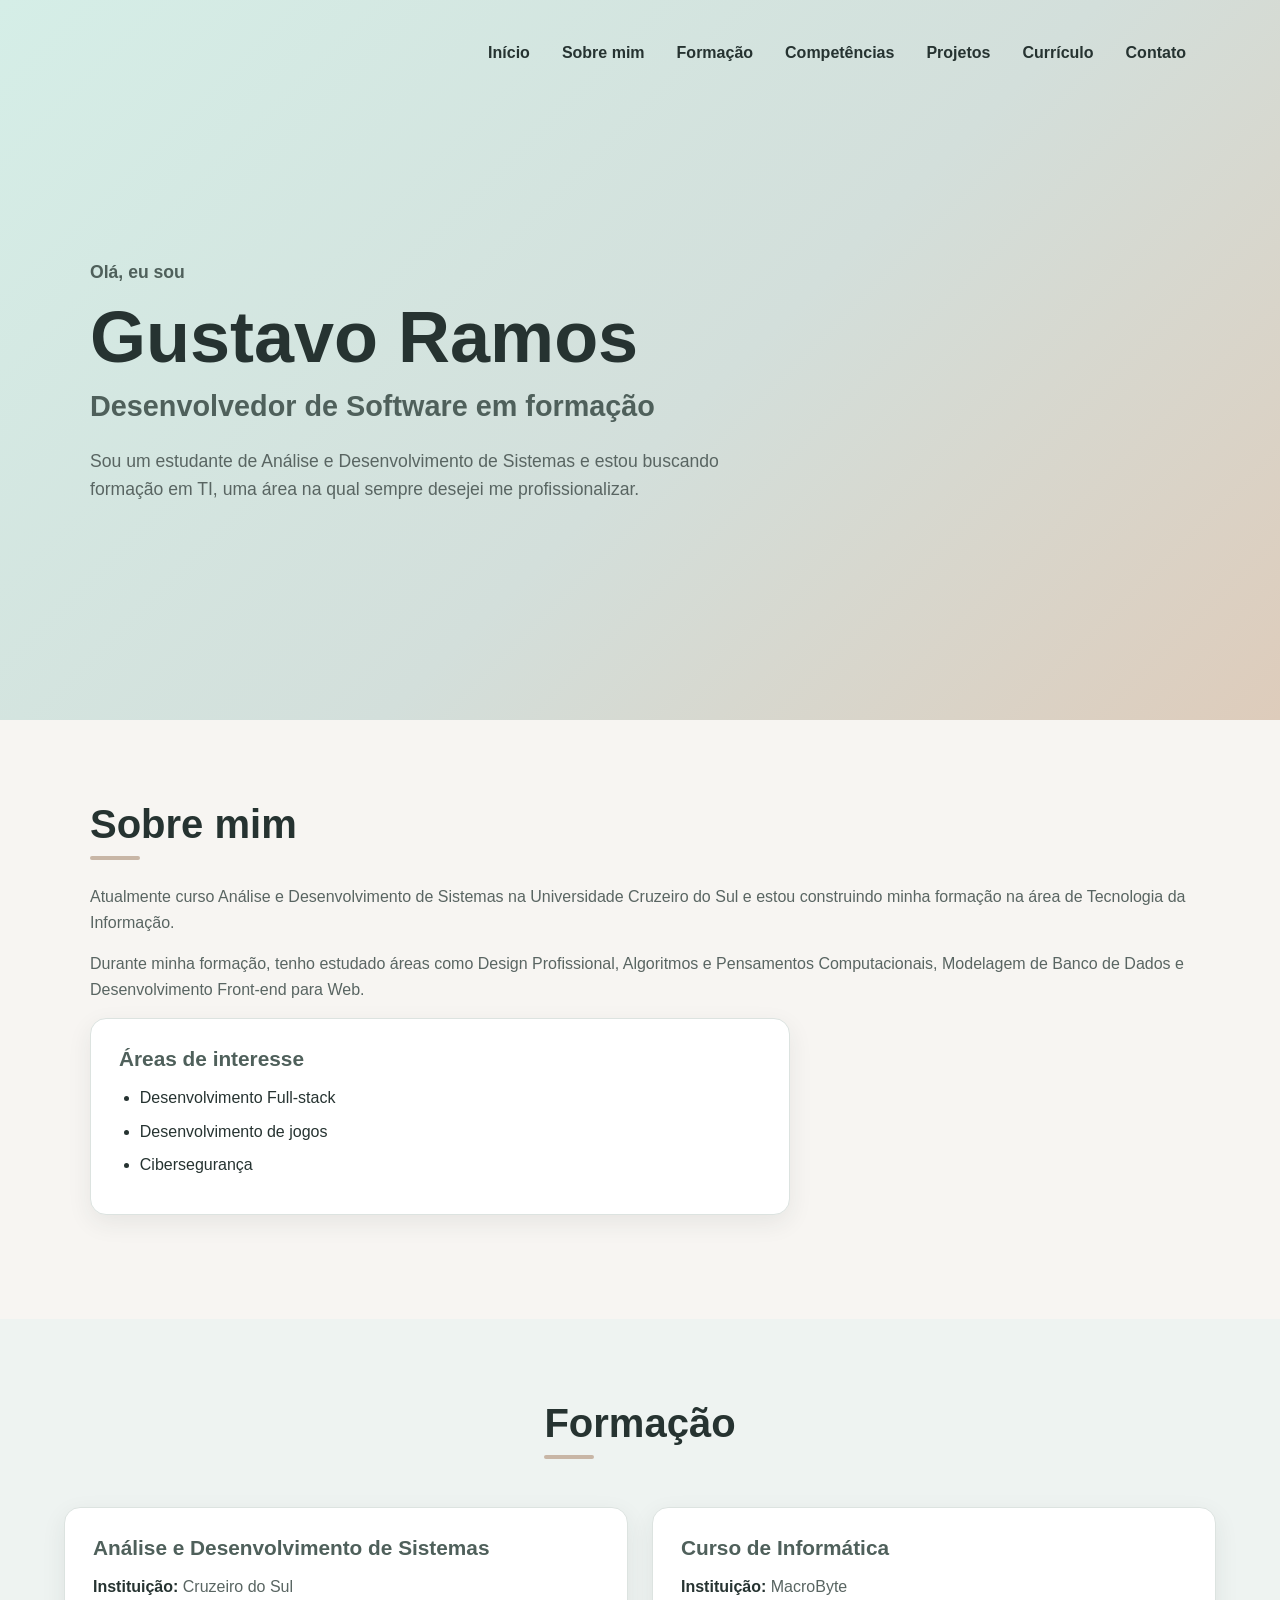
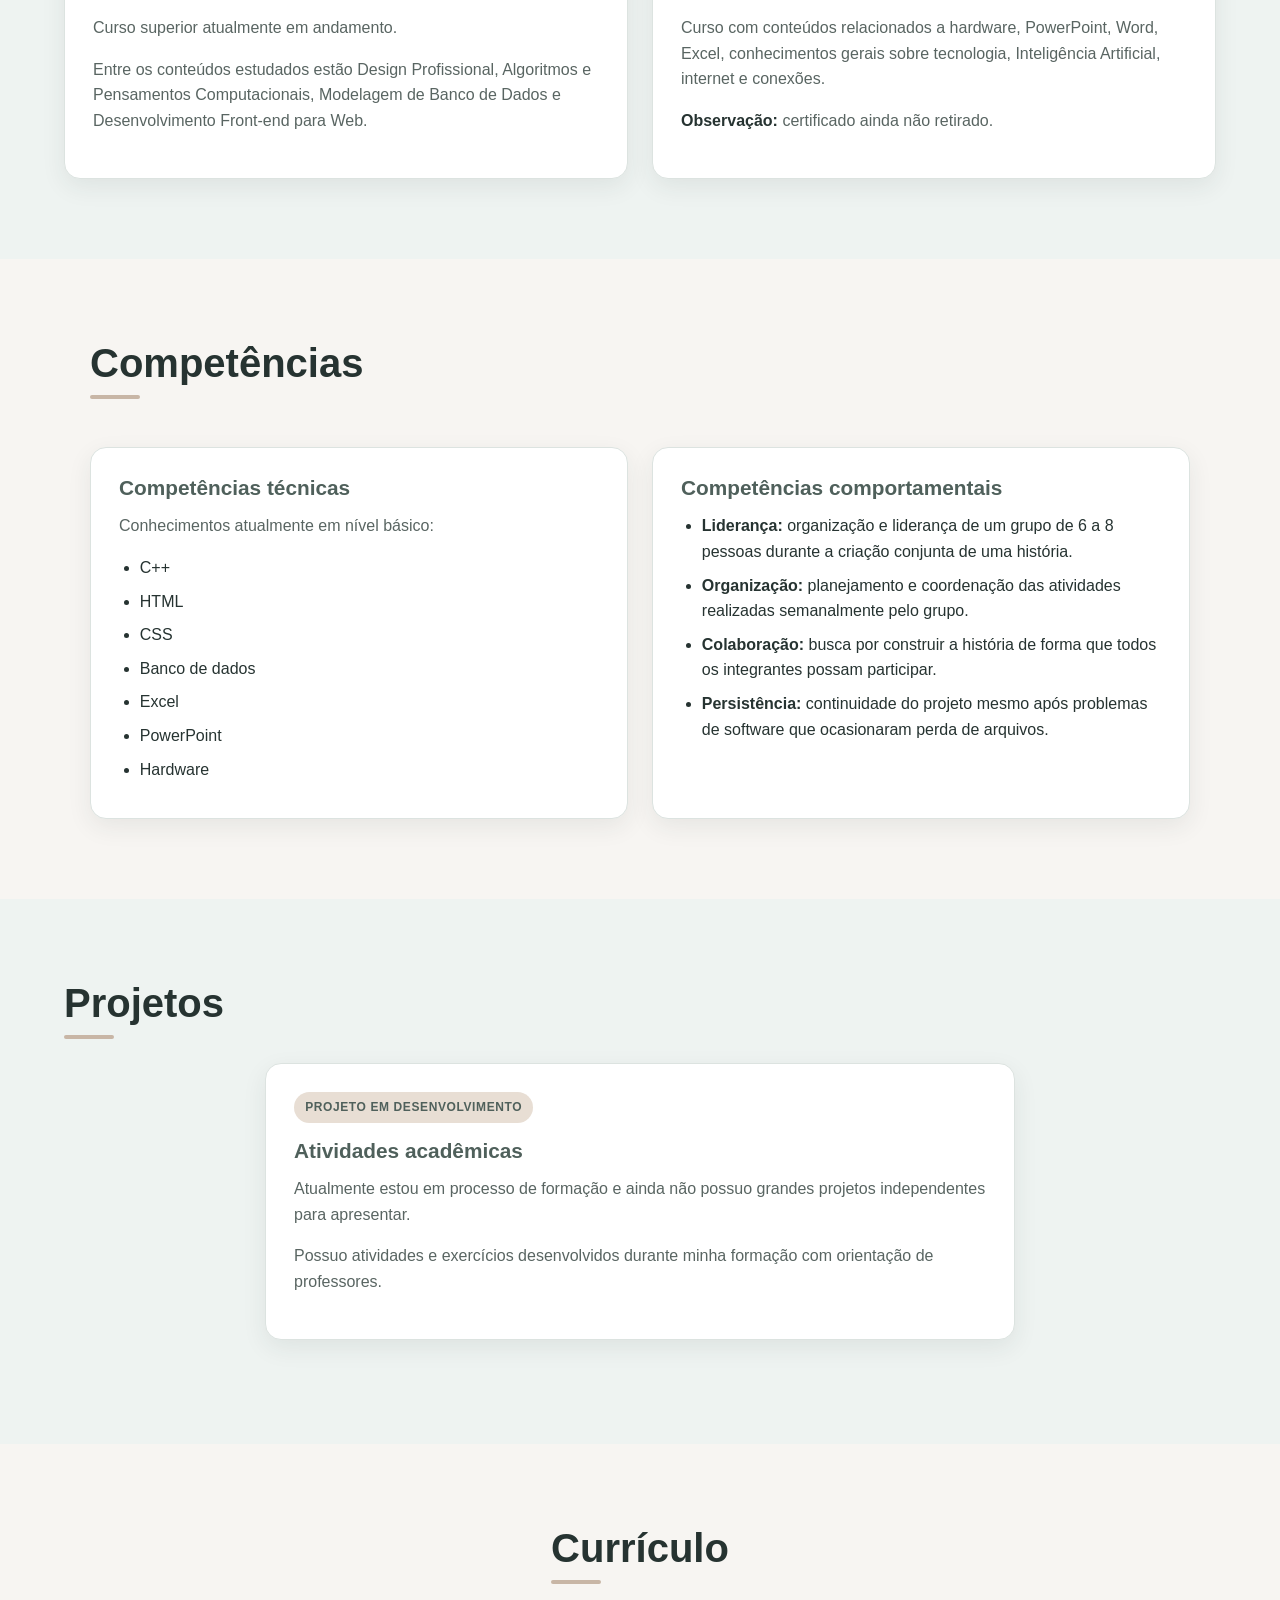
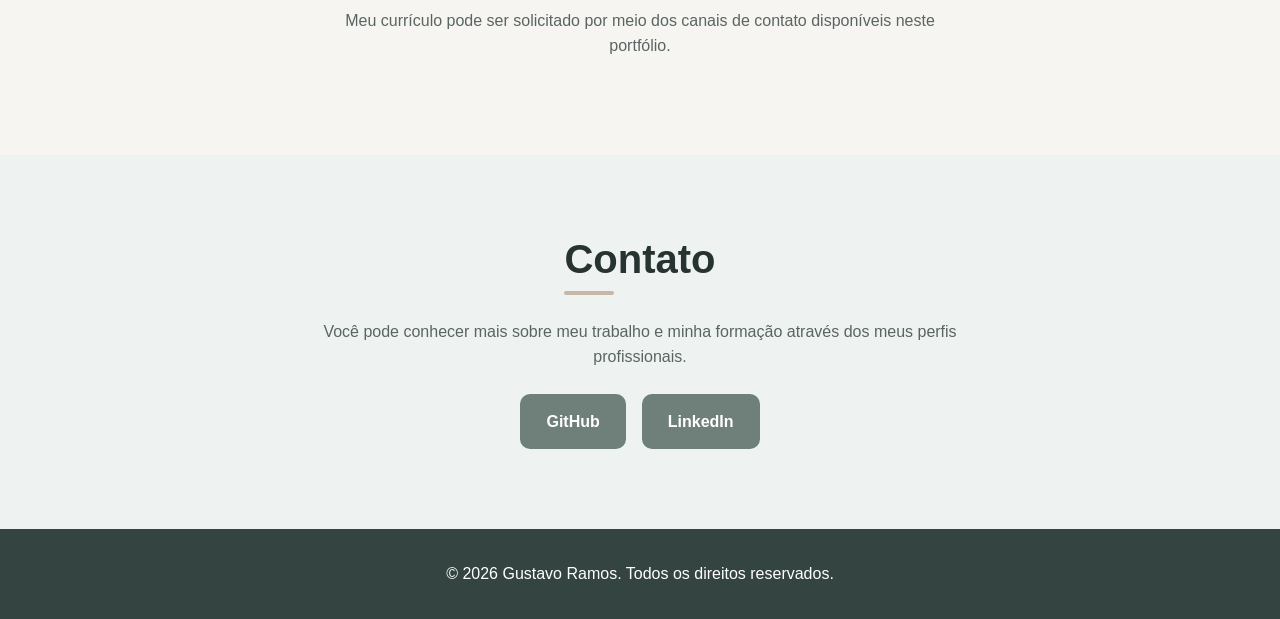
<file: index.html>
<!DOCTYPE html>
<html lang="pt-BR">
<head>
    <meta charset="UTF-8">

    <!-- Configuração para dispositivos móveis -->
    <meta name="viewport" content="width=device-width, initial-scale=1.0">

    <meta
        name="description"
        content="Portfólio profissional de Gustavo Ramos, Desenvolvedor de Software em formação."
    >

    <title>Gustavo Ramos | Desenvolvedor de Software em formação</title>

    <!-- Folha de estilos externa -->
    <link rel="stylesheet" href="style.css">
</head>

<body>

    <!-- Cabeçalho e navegação principal -->
    <header id="inicio">
        <nav aria-label="Navegação principal">
            <a href="#inicio">Início</a>
            <a href="#sobre">Sobre mim</a>
            <a href="#formacao">Formação</a>
            <a href="#competencias">Competências</a>
            <a href="#projetos">Projetos</a>
            <a href="#curriculo">Currículo</a>
            <a href="#contato">Contato</a>
        </nav>

        <!-- Apresentação principal -->
        <section>
            <p>Olá, eu sou</p>

            <h1>Gustavo Ramos</h1>

            <h2>Desenvolvedor de Software em formação</h2>

            <p>
                Sou um estudante de Análise e Desenvolvimento de Sistemas
                e estou buscando formação em TI, uma área na qual sempre
                desejei me profissionalizar.
            </p>
        </section>
    </header>

    <main>

        <!-- Sobre mim -->
        <section id="sobre">
            <h2>Sobre mim</h2>

            <p>
                Atualmente curso Análise e Desenvolvimento de Sistemas na
                Universidade Cruzeiro do Sul e estou construindo minha formação na área
                de Tecnologia da Informação.
            </p>

            <p>
                Durante minha formação, tenho estudado áreas como Design
                Profissional, Algoritmos e Pensamentos Computacionais,
                Modelagem de Banco de Dados e Desenvolvimento Front-end
                para Web.
            </p>

            <article>
                <h3>Áreas de interesse</h3>

                <ul>
                    <li>Desenvolvimento Full-stack</li>
                    <li>Desenvolvimento de jogos</li>
                    <li>Cibersegurança</li>
                </ul>
            </article>
        </section>

        <!-- Formação acadêmica e curso complementar -->
        <section id="formacao">
            <h2>Formação</h2>

            <article>
                <h3>Análise e Desenvolvimento de Sistemas</h3>

                <p>
                    <strong>Instituição:</strong> Cruzeiro do Sul
                </p>

                <p>
                    Curso superior atualmente em andamento.
                </p>

                <p>
                    Entre os conteúdos estudados estão Design Profissional,
                    Algoritmos e Pensamentos Computacionais, Modelagem de
                    Banco de Dados e Desenvolvimento Front-end para Web.
                </p>
            </article>

            <article>
                <h3>Curso de Informática</h3>

                <p>
                    <strong>Instituição:</strong> MacroByte
                </p>

                <p>
                    Curso com conteúdos relacionados a hardware, PowerPoint,
                    Word, Excel, conhecimentos gerais sobre tecnologia,
                    Inteligência Artificial, internet e conexões.
                </p>

                <!-- O certificado ainda não foi retirado. -->
                <p>
                    <strong>Observação:</strong> certificado ainda não retirado.
                </p>
            </article>
        </section>

        <!-- Competências -->
        <section id="competencias">
            <h2>Competências</h2>

            <!-- Competências técnicas -->
            <article>
                <h3>Competências técnicas</h3>

                <p>
                    Conhecimentos atualmente em nível básico:
                </p>

                <ul>
                    <li>C++</li>
                    <li>HTML</li>
                    <li>CSS</li>
                    <li>Banco de dados</li>
                    <li>Excel</li>
                    <li>PowerPoint</li>
                    <li>Hardware</li>
                </ul>
            </article>

            <!-- Competências comportamentais -->
            <article>
                <h3>Competências comportamentais</h3>

                <ul>
                    <li>
                        <strong>Liderança:</strong>
                        organização e liderança de um grupo de 6 a 8 pessoas
                        durante a criação conjunta de uma história.
                    </li>

                    <li>
                        <strong>Organização:</strong>
                        planejamento e coordenação das atividades realizadas
                        semanalmente pelo grupo.
                    </li>

                    <li>
                        <strong>Colaboração:</strong>
                        busca por construir a história de forma que todos
                        os integrantes possam participar.
                    </li>

                    <li>
                        <strong>Persistência:</strong>
                        continuidade do projeto mesmo após problemas de
                        software que ocasionaram perda de arquivos.
                    </li>
                </ul>
            </article>
        </section>

        <!-- Projetos -->
        <section id="projetos">
            <h2>Projetos</h2>

            <article>
                <h3>Atividades acadêmicas</h3>

                <p>
                    Atualmente estou em processo de formação e ainda não
                    possuo grandes projetos independentes para apresentar.
                </p>

                <p>
                    Possuo atividades e exercícios desenvolvidos durante
                    minha formação com orientação de professores.
                </p>

                <!--
                    PERSONALIZAÇÃO:
                    Adicionar aqui projetos acadêmicos reais quando houver
                    informações suficientes para apresentá-los.
                -->

                <!--
                    Informações futuras:
                    - Nome do projeto
                    - Objetivo
                    - Problema
                    - Tecnologias utilizadas
                    - Participação
                    - Resultados ou aprendizagens
                    - Link
                    - Imagem
                -->
            </article>
        </section>

        <!-- Currículo -->
        <section id="curriculo">
            <h2>Currículo</h2>

            <p>
                Meu currículo pode ser solicitado por meio dos canais de
                contato disponíveis neste portfólio.
            </p>

            <!--
                PERSONALIZAÇÃO FUTURA:
                Caso um currículo em PDF seja disponibilizado, adicionar
                aqui um link para assets/curriculo.pdf.
            -->
        </section>

        <!-- Contato -->
        <section id="contato">
            <h2>Contato</h2>

            <p>
                Você pode conhecer mais sobre meu trabalho e minha formação
                através dos meus perfis profissionais.
            </p>

            <div>
                <a
                    href="https://github.com/KoguSan"
                    target="_blank"
                    rel="noopener noreferrer"
                    aria-label="Acessar o GitHub de Gustavo Ramos"
                >
                    GitHub
                </a>

                <a
                    href="https://www.linkedin.com/in/kogu-san-00a775431"
                    target="_blank"
                    rel="noopener noreferrer"
                    aria-label="Acessar o LinkedIn de Gustavo Ramos"
                >
                    LinkedIn
                </a>
            </div>
        </section>

    </main>

    <!-- Rodapé -->
    <footer>
        <p>
            &copy; 2026 Gustavo Ramos. Todos os direitos reservados.
        </p>
    </footer>

</body>
</html>
</file>
<file: style.css>
/* =========================================================
   PORTFÓLIO PROFISSIONAL — GUSTAVO RAMOS
   CSS3 puro
   ========================================================= */


/* =========================================================
   1. VARIÁVEIS DE CORES E CONFIGURAÇÕES
   ========================================================= */

:root {
    /* Cores principais */
    --cor-fundo: #f7f5f2;
    --cor-fundo-secundario: #eef3f1;
    --cor-card: #ffffff;

    --cor-principal: #6f7f7a;
    --cor-principal-escura: #4f605b;
    --cor-destaque: #c8b6a6;

    /* Textos */
    --cor-texto: #263331;
    --cor-texto-secundario: #596562;
    --cor-texto-claro: #ffffff;

    /* Bordas e detalhes */
    --cor-borda: #dce3e0;
    --cor-foco: #4f605b;

    /* Sombras */
    --sombra-card: 0 8px 24px rgba(38, 51, 49, 0.08);

    /* Espaçamentos */
    --espacamento-secao: 5rem;
    --largura-maxima: 1100px;

    /* Bordas */
    --raio-card: 16px;
    --raio-botao: 10px;
}


/* =========================================================
   2. RESET BÁSICO
   ========================================================= */

* {
    margin: 0;
    padding: 0;
    box-sizing: border-box;
}

html {
    scroll-behavior: smooth;
}

body {
    font-family: Arial, Helvetica, sans-serif;
    background-color: var(--cor-fundo);
    color: var(--cor-texto);
    line-height: 1.6;
}


/* =========================================================
   3. ELEMENTOS GERAIS
   ========================================================= */

h1,
h2,
h3 {
    line-height: 1.2;
}

h1 {
    font-size: clamp(2.5rem, 6vw, 4.5rem);
}

h2 {
    font-size: clamp(1.8rem, 4vw, 2.5rem);
    margin-bottom: 1.5rem;
}

h3 {
    font-size: 1.3rem;
    margin-bottom: 0.8rem;
}

p {
    color: var(--cor-texto-secundario);
    margin-bottom: 1rem;
}

a {
    color: inherit;
}


/* =========================================================
   4. ACESSIBILIDADE — FOCO DO TECLADO
   ========================================================= */

a:focus-visible {
    outline: 3px solid var(--cor-foco);
    outline-offset: 4px;
    border-radius: 4px;
}


/* =========================================================
   5. CABEÇALHO
   ========================================================= */

header {
    background:
        linear-gradient(
            135deg,
            #d5eee7 0%,
            #d3dfdb 55%,
            #deccbb 100%
        );

    min-height: 80vh;
    padding: 1.5rem 5%;
    display: flex;
    flex-direction: column;
}


/* =========================================================
   6. MENU DE NAVEGAÇÃO
   ========================================================= */

nav {
    width: 100%;
    max-width: var(--largura-maxima);
    margin: 0 auto;

    display: flex;
    justify-content: flex-end;
    align-items: center;
    gap: 1.5rem;

    padding: 0.5rem 0;
}

nav a {
    text-decoration: none;
    color: var(--cor-texto);
    font-weight: 600;

    padding: 0.5rem 0.25rem;

    transition:
        color 0.2s ease,
        transform 0.2s ease;
}

nav a:hover {
    color: var(--cor-principal-escura);
    transform: translateY(-2px);
}


/* =========================================================
   7. APRESENTAÇÃO PRINCIPAL
   ========================================================= */

header > section {
    width: 100%;
    max-width: var(--largura-maxima);

    margin: auto;

    padding: 5rem 0;
}

header > section > p:first-child {
    color: var(--cor-principal-escura);
    font-size: 1.1rem;
    font-weight: 700;
    margin-bottom: 0.5rem;
}

header h1 {
    color: var(--cor-texto);
    margin-bottom: 0.5rem;
}

header h2 {
    color: var(--cor-principal-escura);
    font-size: clamp(1.3rem, 3vw, 1.8rem);
    font-weight: 600;
    margin-bottom: 1.5rem;
}

header section > p:last-child {
    max-width: 650px;
    font-size: 1.1rem;
}


/* =========================================================
   8. CONTEÚDO PRINCIPAL
   ========================================================= */

main {
    width: 100%;
}

main > section {
    width: 90%;
    max-width: var(--largura-maxima);

    margin: 0 auto;
    padding: var(--espacamento-secao) 0;
}

main > section:nth-child(even) {
    width: 100%;
    max-width: none;

    padding-left: 5%;
    padding-right: 5%;

    background-color: var(--cor-fundo-secundario);
}

main > section:nth-child(even) > * {
    max-width: var(--largura-maxima);
    margin-left: auto;
    margin-right: auto;
}


/* =========================================================
   9. TÍTULOS DAS SEÇÕES
   ========================================================= */

main > section > h2 {
    position: relative;
    display: inline-block;
}

main > section > h2::after {
    content: "";

    display: block;

    width: 50px;
    height: 4px;

    margin-top: 0.5rem;

    background-color: var(--cor-destaque);
    border-radius: 10px;
}


/* =========================================================
   10. LISTAS
   ========================================================= */

ul {
    padding-left: 1.3rem;
}

li {
    margin-bottom: 0.5rem;
}


/* =========================================================
   11. CARDS
   ========================================================= */

article {
    background-color: var(--cor-card);

    border: 1px solid var(--cor-borda);
    border-radius: var(--raio-card);

    padding: 1.75rem;

    box-shadow: var(--sombra-card);

    margin-bottom: 1.5rem;

    transition:
        transform 0.25s ease,
        box-shadow 0.25s ease;
}

article:hover {
    transform: translateY(-4px);
    box-shadow: 0 12px 30px rgba(38, 51, 49, 0.12);
}

article h3 {
    color: var(--cor-principal-escura);
}

article strong {
    color: var(--cor-texto);
}


/* =========================================================
   12. COMPETÊNCIAS
   ========================================================= */

/*
   Grid para organizar as informações em diferentes
   tamanhos de tela.
*/

#competencias {
    display: grid;
    grid-template-columns: 1fr;
    gap: 1.5rem;
}

#competencias > h2 {
    grid-column: 1 / -1;
}

#competencias article {
    margin-bottom: 0;
}


/* =========================================================
   13. PROJETOS
   ========================================================= */

#projetos article {
    max-width: 750px;
}

#projetos article::before {
    content: "PROJETO EM DESENVOLVIMENTO";

    display: inline-block;

    margin-bottom: 1rem;

    padding: 0.35rem 0.7rem;

    border-radius: 20px;

    background-color: #e8ded4;
    color: var(--cor-principal-escura);

    font-size: 0.75rem;
    font-weight: 700;
    letter-spacing: 0.05em;
}


/* =========================================================
   14. CURRÍCULO
   ========================================================= */

#curriculo {
    text-align: center;
}

#curriculo p {
    max-width: 650px;
    margin-left: auto;
    margin-right: auto;
}


/* =========================================================
   15. CONTATO
   ========================================================= */

#contato {
    text-align: center;
}

#contato p {
    max-width: 650px;
    margin-left: auto;
    margin-right: auto;
}

#contato > div {
    display: flex;

    justify-content: center;
    align-items: center;

    gap: 1rem;

    flex-wrap: wrap;

    margin-top: 1.5rem;
}


/* =========================================================
   16. BOTÕES
   ========================================================= */

#contato a {
    display: inline-block;

    background-color: var(--cor-principal);
    color: var(--cor-texto-claro);

    text-decoration: none;

    padding: 0.8rem 1.5rem;

    border-radius: var(--raio-botao);

    font-weight: 700;

    border: 2px solid var(--cor-principal);

    transition:
        background-color 0.2s ease,
        border-color 0.2s ease,
        transform 0.2s ease;
}

#contato a:hover {
    background-color: var(--cor-principal-escura);
    border-color: var(--cor-principal-escura);

    transform: translateY(-2px);
}


/* =========================================================
   17. RODAPÉ
   ========================================================= */

footer {
    background-color: #344440;

    color: var(--cor-texto-claro);

    text-align: center;

    padding: 2rem 5%;
}

footer p {
    color: #ffffff;
    margin: 0;
}


/* =========================================================
   18. RESPONSIVIDADE — TABLETS
   ========================================================= */

@media (min-width: 700px) {

    #competencias {
        grid-template-columns: repeat(2, 1fr);
    }

    #sobre article {
        max-width: 700px;
    }

    #formacao {
        display: grid;
        grid-template-columns: repeat(2, 1fr);
        gap: 1.5rem;
    }

    #formacao > h2 {
        grid-column: 1 / -1;
    }

    #formacao article {
        margin-bottom: 0;
    }
}


/* =========================================================
   19. RESPONSIVIDADE — CELULARES
   ========================================================= */

@media (max-width: 699px) {

    header {
        min-height: auto;
        padding: 1rem 5%;
    }

    nav {
        justify-content: center;

        flex-wrap: wrap;

        gap: 0.7rem 1rem;
    }

    nav a {
        font-size: 0.9rem;
    }

    header > section {
        padding: 4rem 0;
    }

    main > section {
        width: 90%;
        padding: 4rem 0;
    }

    main > section:nth-child(even) {
        padding-left: 5%;
        padding-right: 5%;
    }

    article {
        padding: 1.4rem;
    }

    #contato > div {
        flex-direction: column;
    }

    #contato a {
        width: min(100%, 250px);
    }
}


/* =========================================================
   20. REDUÇÃO DE MOVIMENTO
   ========================================================= */

/*
   Respeita a preferência do usuário por menos movimento
   quando essa configuração estiver ativada no sistema.
*/

@media (prefers-reduced-motion: reduce) {

    html {
        scroll-behavior: auto;
    }

    *,
    *::before,
    *::after {
        transition-duration: 0.01ms !important;
        animation-duration: 0.01ms !important;
        animation-iteration-count: 1 !important;
    }
}

/* Melhorias para celulares */
@media (max-width: 699px) {

    /* Evita que o espaçamento horizontal prejudique a leitura */
    body {
        font-size: 16px;
        line-height: 1.7;
    }

    /* Cabeçalho mais compacto */
    header {
        min-height: auto;
        padding: 1rem 1.25rem 3rem;
    }

    header section {
        padding-top: 2.5rem;
        padding-bottom: 1rem;
    }

    header h1 {
        font-size: clamp(2rem, 9vw, 3rem);
        line-height: 1.15;
        overflow-wrap: break-word;
    }

    header h2 {
        font-size: clamp(1.2rem, 5vw, 1.6rem);
        line-height: 1.4;
    }

    /* Menu flexível, com links em várias linhas */
    nav {
        display: flex;
        flex-wrap: wrap;
        justify-content: center;
        gap: 0.5rem;
    }

    nav a {
        display: inline-block;
        padding: 0.5rem 0.65rem;
        font-size: 0.9rem;
    }

    /* Menos espaço desperdiçado entre as seções */
    main section {
        padding: 2.5rem 1.25rem;
    }

    /* Títulos adaptáveis à largura da tela */
    main section > h2 {
        font-size: clamp(1.5rem, 6vw, 2rem);
        line-height: 1.3;
    }

    /* Cards sem ultrapassar a largura disponível */
    main article {
        min-width: 0;
        padding: 1.25rem;
        overflow-wrap: break-word;
    }

    /* Espaçamento mais confortável nas listas */
    main article ul {
        padding-left: 1.25rem;
    }

    main article li {
        margin-bottom: 0.5rem;
    }

    /* Links de contato mais fáceis de tocar */
    #contato a {
        display: inline-block;
        min-height: 44px;
        padding: 0.75rem 1rem;
        margin: 0.25rem 0.25rem 0.25rem 0;
        text-align: center;
    }

    /* Rodapé mais compacto */
    footer {
        padding: 1.5rem 1rem;
        text-align: center;
    }
}
</file>
